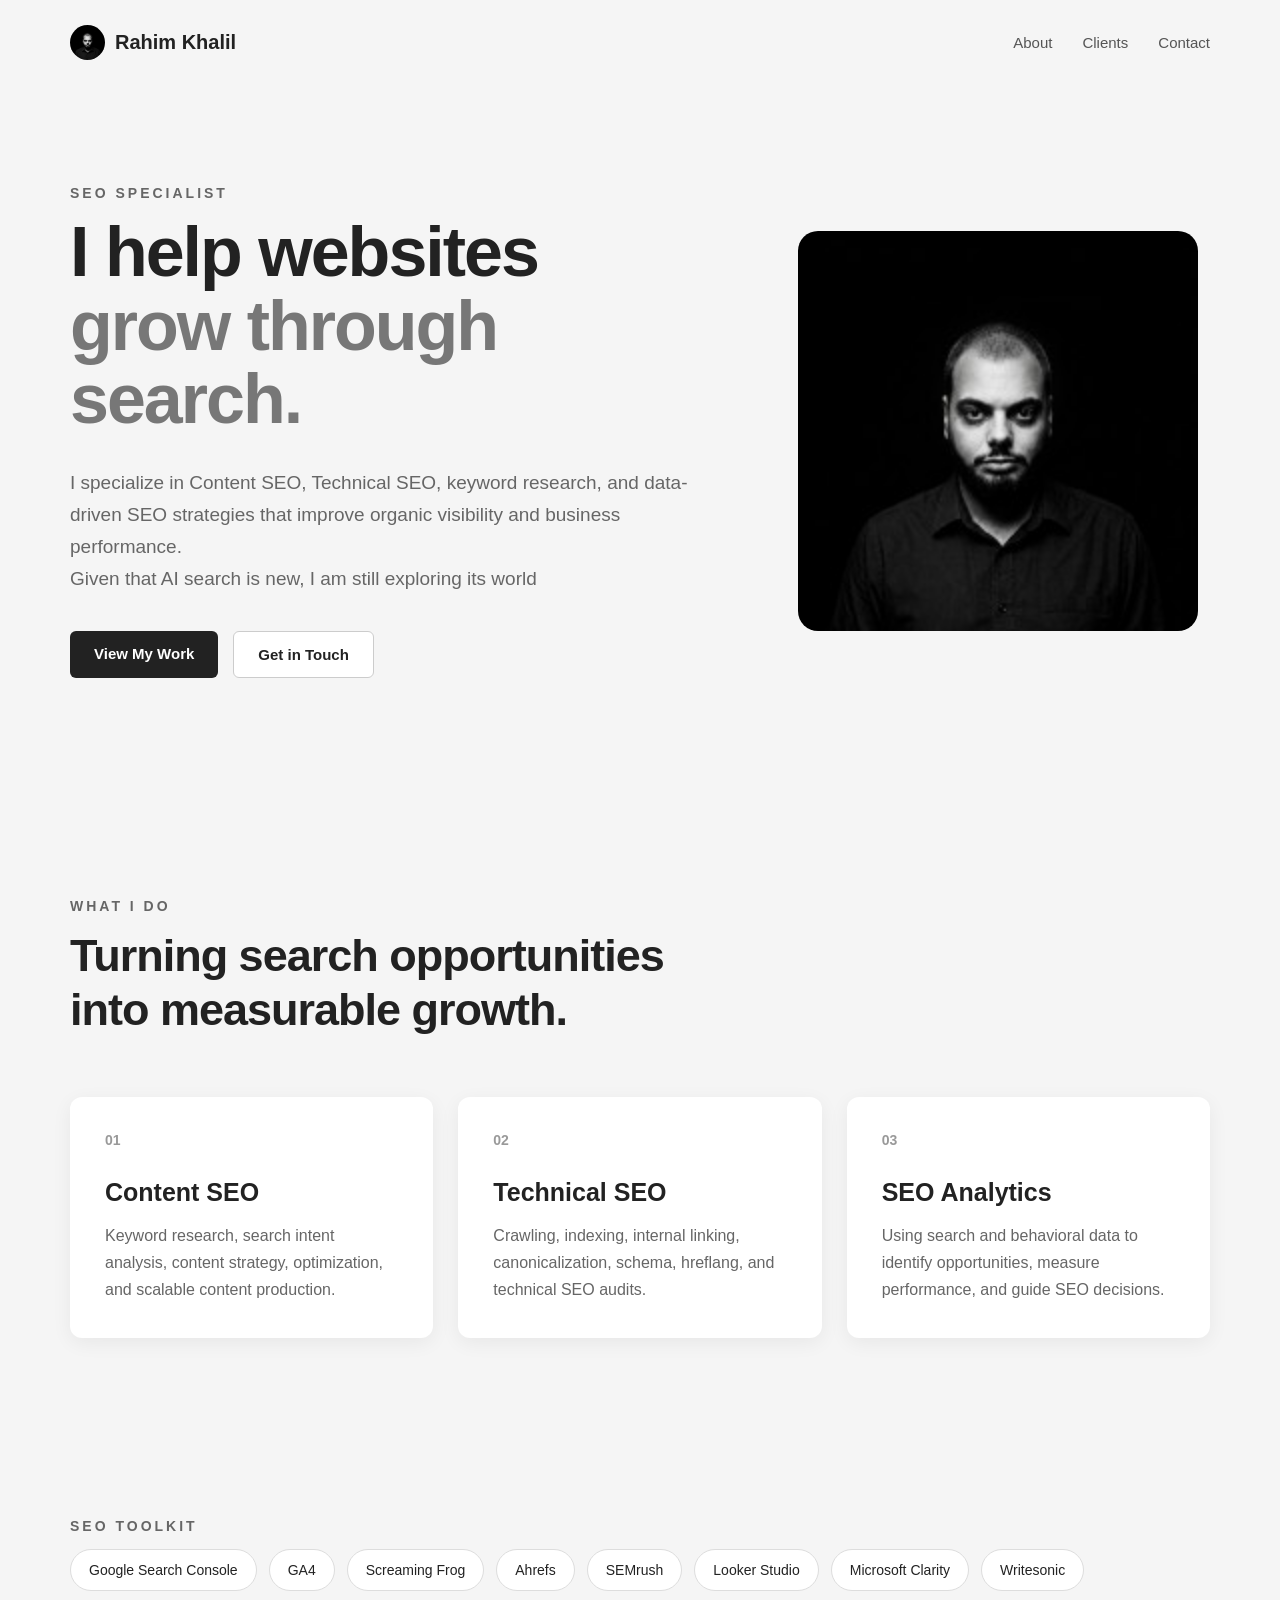
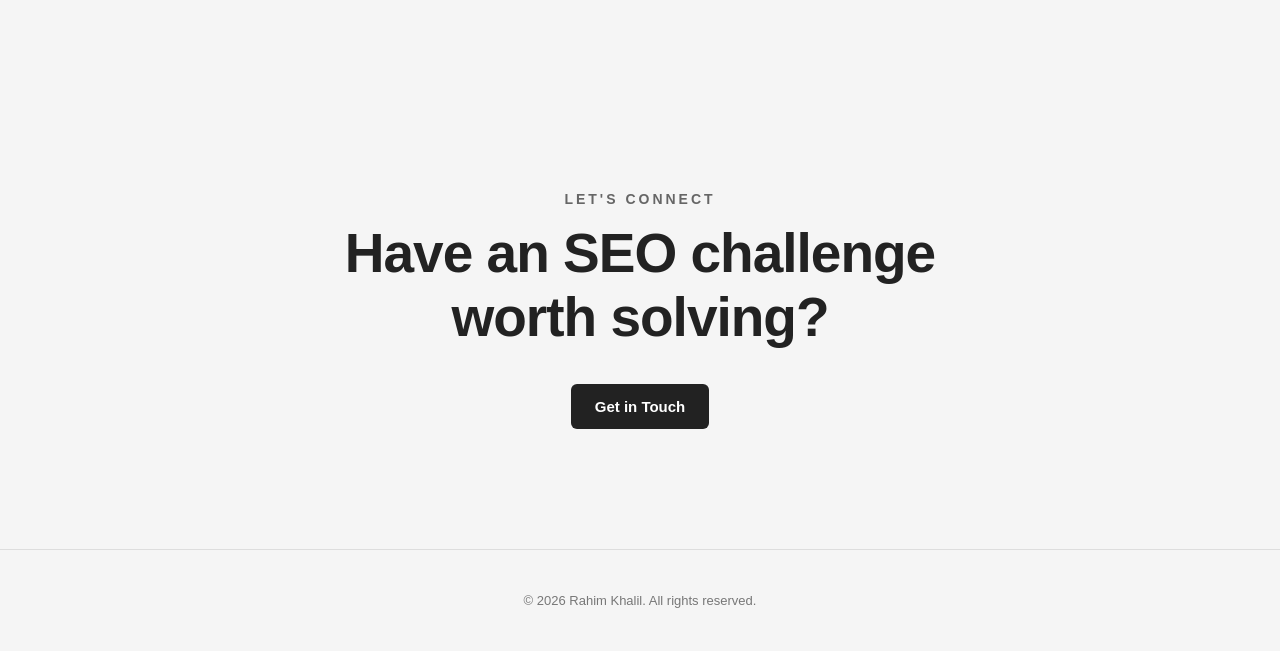
<file: index.html>
<!DOCTYPE html>
<html lang="en">

<head>
    <meta charset="UTF-8">
    <meta name="viewport" content="width=device-width, initial-scale=1.0">
<link rel="icon" type="image/jpeg" href="./assets/images/rahimme.jpeg">
    <title>Rahim Khalil | SEO Specialist</title>

    <meta name="description"
        content="This is a meta description, it is not filled with the context of the page but it exists. It may not reach the approperiate length">
    <script type="application/ld+json">
{
  "@context": "https://schema.org",
  "@type": "Person",
  "name": "Rahim Khalil",
  "jobTitle": "SEO Specialist",
  "url": "https://abdulrahim.github.io/",
  "email": "mailto:rahim.khalil@hotmail.com",
  "telephone": "+971561299880",
  "knowsAbout": [
    "Search Engine Optimization",
    "Content SEO",
    "Technical SEO",
    "Keyword Research",
    "On-Page SEO",
    "SEO Analytics",
    "Internal Linking"
  ]
}
</script>

<script type="application/ld+json">
{
  "@context": "https://schema.org",
  "@type": "WebSite",
  "name": "Rahim Khalil",
  "url": "https://abdulrahim-tech.github.io/"
}
</script>

    <link rel="stylesheet" href="./public/style.css">
</head>

<body>

    <!-- Navigation -->
   <header class="navbar">

    <a href="./index.html" class="logo">
        <img src="./assets/images/rahimme.jpeg" alt="this image has an alt text">
        <span>Rahim Khalil</span>
    </a>
       <nav>
            <a href="./public/about.html">About</a>
            <a href="./public/clients.html">Clients</a>
            <a href="./public/contact.html">Contact</a>
        </nav>

    </header>


    <!-- Hero Section -->
    <main>

        <section class="hero">

            <div class="hero-content">

                <p class="eyebrow">
                    SEO SPECIALIST
                </p>

                <h1>
                    I help websites<br>
                    <span>grow through search.</span>
                </h1>

                <p class="hero-description">
                    I specialize in Content SEO, Technical SEO, keyword
                    research, and data-driven SEO strategies that improve
                    organic visibility and business performance. <br>
                    Given that AI search is new, I am still exploring its world
                </p>

                <div class="hero-buttons">

                    <a href="./public/clients.html" class="button primary">
                        View My Work
                    </a>

                    <a href="./public/contact.html" class="button secondary">
                        Get in Touch
                    </a>

                </div>

            </div>


            <div class="hero-image">

                <img
                    src="./assets/images/rahimme.jpeg"
                    alt="Rahim Khalil"
                >

            </div>

        </section>


        <!-- SEO Specialties -->
        <section class="specialties">

            <p class="eyebrow">
                WHAT I DO
            </p>

            <h2>
                Turning search opportunities<br>
                into measurable growth.
            </h2>


            <div class="specialty-grid">

                <div class="specialty-card">

                    <div class="card-number">01</div>

                    <h3>Content SEO</h3>

                    <p>
                        Keyword research, search intent analysis, content
                        strategy, optimization, and scalable content
                        production.
                    </p>

                </div>


                <div class="specialty-card">

                    <div class="card-number">02</div>

                    <h3>Technical SEO</h3>

                    <p>
                        Crawling, indexing, internal linking, canonicalization,
                        schema, hreflang, and technical SEO audits.
                    </p>

                </div>


                <div class="specialty-card">

                    <div class="card-number">03</div>

                    <h3>SEO Analytics</h3>

                    <p>
                        Using search and behavioral data to identify
                        opportunities, measure performance, and guide SEO
                        decisions.
                    </p>

                </div>

            </div>

        </section>


        <!-- Tools -->
        <section class="tools-section">

            <p class="eyebrow">
                SEO TOOLKIT
            </p>

            <div class="tools-list">

                <span>Google Search Console</span>
                <span>GA4</span>
                <span>Screaming Frog</span>
                <span>Ahrefs</span>
                <span>SEMrush</span>
                <span>Looker Studio</span>
                <span>Microsoft Clarity</span>
                <span>Writesonic</span>

            </div>

        </section>


        <!-- CTA -->
        <section class="cta">

            <p class="eyebrow">
                LET'S CONNECT
            </p>

            <h2>
                Have an SEO challenge<br>
                worth solving?
            </h2>

            <a href="./public/contact.html" class="button primary">
                Get in Touch
            </a>

        </section>

    </main>


    <!-- Footer -->
    <footer>

        <p>
            © 2026 Rahim Khalil. All rights reserved.
        </p>

    </footer>

</body>

</html>
</file>
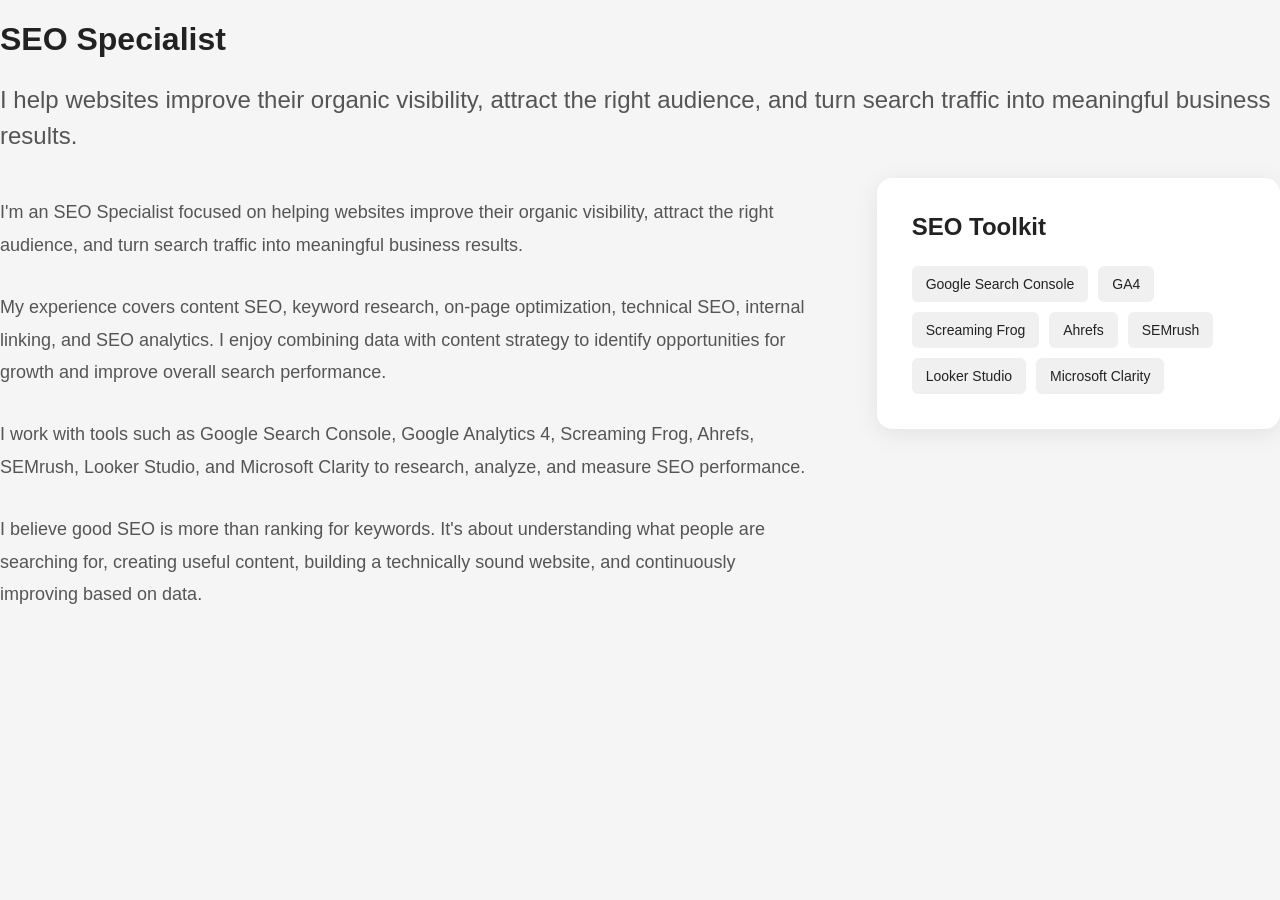
<file: public/about.html>
<!DOCTYPE html>
<html lang="en">

<head>
    <meta charset="UTF-8">
    <meta name="viewport" content="width=device-width, initial-scale=1.0">

    <title>About Me | Rahim's Portfolio</title>

    <link rel="stylesheet" href="./style.css">
        <h1>SEO Specialist</h1>
        <p class="intro">
            I help websites improve their organic visibility, attract the
            right audience, and turn search traffic into meaningful
            business results.
        </p>
    </div>

    <div class="about-content">

        <div class="about-text">

            <p>
                I'm an SEO Specialist focused on helping websites improve
                their organic visibility, attract the right audience, and
                turn search traffic into meaningful business results.
            </p>

            <p>
                My experience covers content SEO, keyword research, on-page
                optimization, technical SEO, internal linking, and SEO
                analytics. I enjoy combining data with content strategy to
                identify opportunities for growth and improve overall search
                performance.
            </p>

            <p>
                I work with tools such as Google Search Console, Google
                Analytics 4, Screaming Frog, Ahrefs, SEMrush, Looker Studio,
                and Microsoft Clarity to research, analyze, and measure SEO
                performance.
            </p>

            <p>
                I believe good SEO is more than ranking for keywords. It's
                about understanding what people are searching for, creating
                useful content, building a technically sound website, and
                continuously improving based on data.
            </p>

        </div>

        <div class="skills-card">

            <h2>SEO Toolkit</h2>

            <div class="tools">
                <span>Google Search Console</span>
                <span>GA4</span>
                <span>Screaming Frog</span>
                <span>Ahrefs</span>
                <span>SEMrush</span>
                <span>Looker Studio</span>
                <span>Microsoft Clarity</span>
            </div>

        </div>

    </div>

</section>
</file>
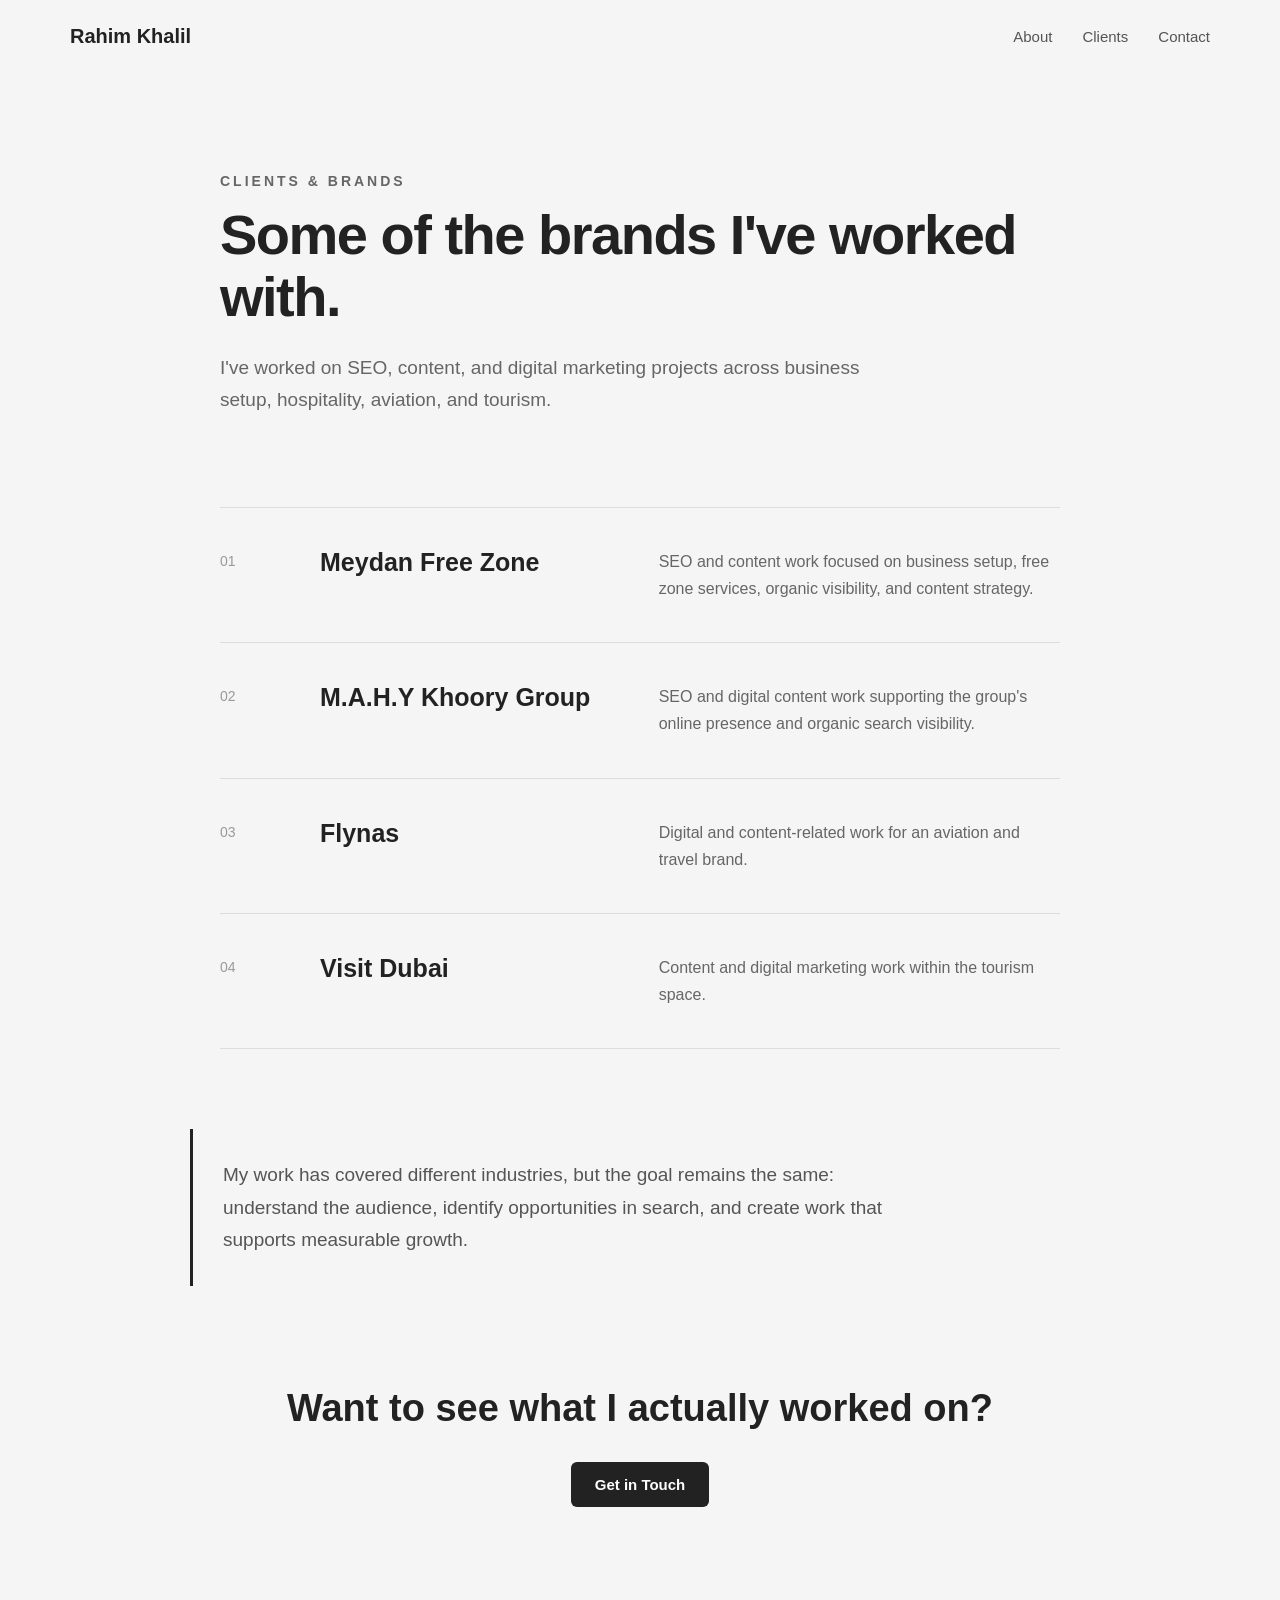
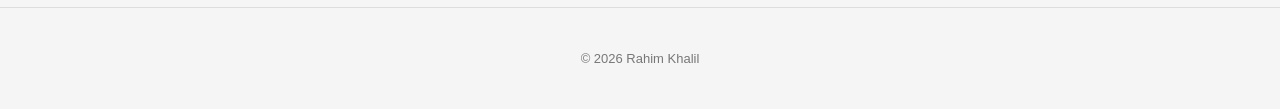
<file: public/clients.html>
<!DOCTYPE html>
<html lang="en">

<head>
    <meta charset="UTF-8">
    <meta name="viewport" content="width=device-width, initial-scale=1.0">

    <title>Clients & Brands | Rahim Khalil</title>

    <meta name="description"
        content="A selection of brands and businesses Rahim Khalil has worked with across SEO, content, and digital marketing.">

    <link rel="stylesheet" href="./style.css">
</head>

<body>

    <header class="navbar">

        <a href="../index.html" class="logo">
            Rahim Khalil
        </a>

        <nav>
            <a href="./about.html">About</a>
            <a href="./clients.html">Clients</a>
            <a href="./contact.html">Contact</a>
        </nav>

    </header>


    <main>

        <section class="page-header">

            <p class="eyebrow">CLIENTS & BRANDS</p>

            <h1>Some of the brands I've worked with.</h1>

            <p class="page-intro">
                I've worked on SEO, content, and digital marketing projects
                across business setup, hospitality, aviation, and tourism.
            </p>

        </section>


        <section class="clients">

            <div class="client">
                <span class="client-number">01</span>

                <h2>Meydan Free Zone</h2>

                <p>
                    SEO and content work focused on business setup,
                    free zone services, organic visibility, and
                    content strategy.
                </p>
            </div>


            <div class="client">
                <span class="client-number">02</span>

                <h2>M.A.H.Y Khoory Group</h2>

                <p>
                    SEO and digital content work supporting the
                    group's online presence and organic search
                    visibility.
                </p>
            </div>


            <div class="client">
                <span class="client-number">03</span>

                <h2>Flynas</h2>

                <p>
                    Digital and content-related work for an
                    aviation and travel brand.
                </p>
            </div>


            <div class="client">
                <span class="client-number">04</span>

                <h2>Visit Dubai</h2>

                <p>
                    Content and digital marketing work within
                    the tourism space.
                </p>
            </div>

        </section>


        <section class="clients-note">

            <p>
                My work has covered different industries, but the goal
                remains the same: understand the audience, identify
                opportunities in search, and create work that supports
                measurable growth.
            </p>

        </section>


        <section class="page-cta">

            <h2>Want to see what I actually worked on?</h2>

            <a href="./contact.html" class="button primary">
                Get in Touch
            </a>

        </section>

    </main>


    <footer>

        <p>© 2026 Rahim Khalil</p>

    </footer>

</body>

</html>
</file>
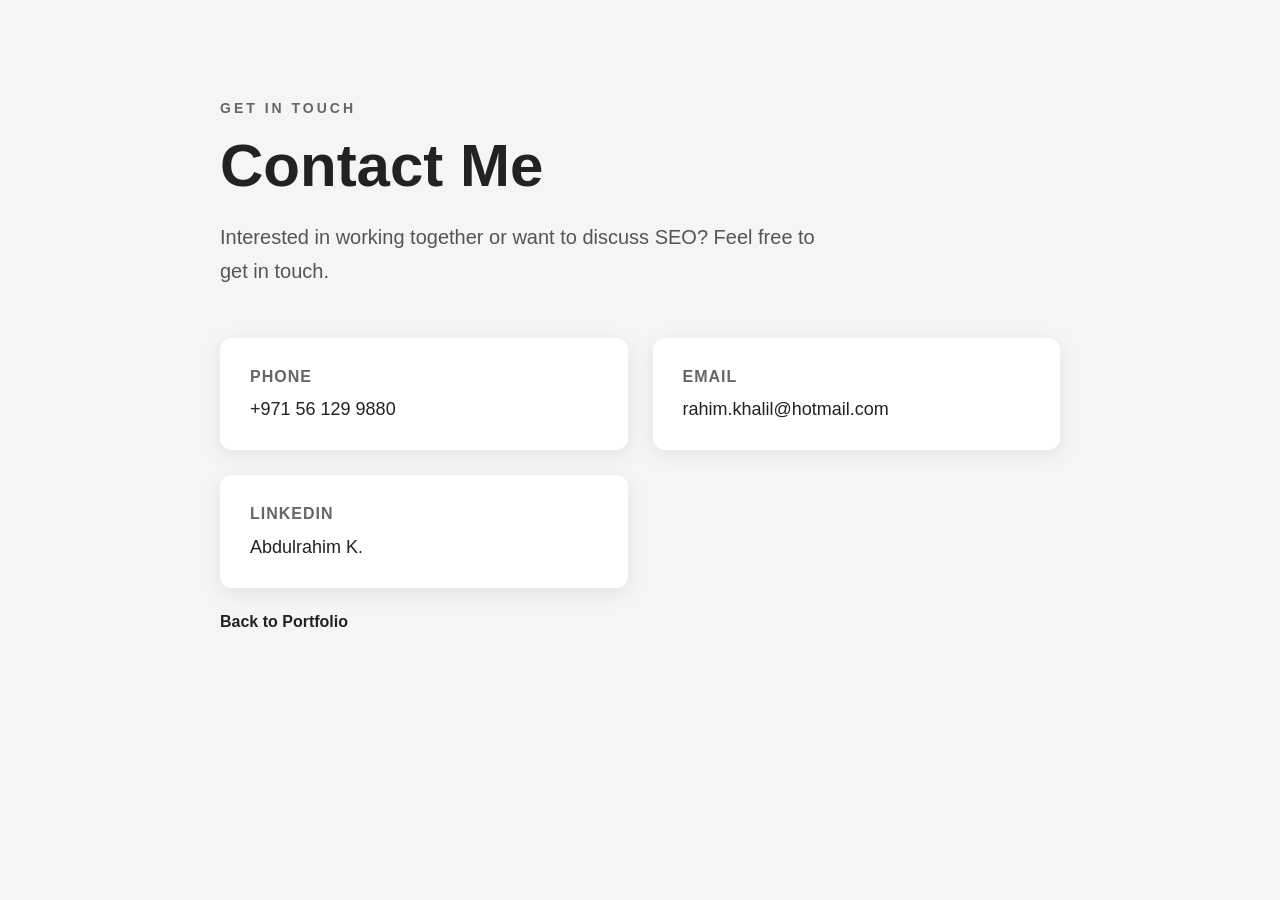
<file: public/contact.html>
<!DOCTYPE html>
<html lang="en">

<head>
    <meta charset="UTF-8">
    <meta name="viewport" content="width=device-width, initial-scale=1.0">

    <title>Contact Me</title>
    <meta name="description" content="Get in touch with me, inapproperiate description length.">

    <link rel="stylesheet" href="./style.css">
</head>

<body>

    <section class="contact-section">

        <p class="eyebrow">GET IN TOUCH</p>

        <h1>Contact Me</h1>

        <p class="contact-intro">
            Interested in working together or want to discuss SEO?
            Feel free to get in touch.
        </p>

        <div class="contact-details">

            <div class="contact-item">
                <h2>Phone</h2>
                <a href="tel:+971561299880">
                    +971 56 129 9880
                </a>
            </div>

            <div class="contact-item">
                <h2>Email</h2>
                <a href="mailto:rahim.khalil@hotmail.com">
                    rahim.khalil@hotmail.com
                </a>
            </div>

            <div class="contact-item">
                <h2>Linkedin</h2>
                <a href="https://ae.linkedin.com/in/abdulrahim-k-74a1a9235">
                    Abdulrahim K.

        </div>

        <a class="back-link" href="../index.html">
            Back to Portfolio
        </a>

    </section>

</body>

</html>
</file>
<file: public/style.css>
.logo {
    display: flex;
    align-items: center;
    gap: 10px;

    color: #222;
    text-decoration: none;
    font-size: 20px;
    font-weight: bold;
}

.logo img {
    width: 35px;
    height: 35px;

    object-fit: cover;
    border-radius: 50%;
}

/* ========================================
   RESET
======================================== */

* {
    box-sizing: border-box;
}

html {
    scroll-behavior: smooth;
}

body {
    margin: 0;
    font-family: Arial, Helvetica, sans-serif;
    background: #f5f5f5;
    color: #222;
}


/* ========================================
   NAVIGATION
======================================== */

.navbar {
    max-width: 1200px;
    margin: 0 auto;
    padding: 25px 30px;

    display: flex;
    align-items: center;
    justify-content: space-between;
}

.logo {
    font-size: 20px;
    font-weight: bold;
    color: #222;
    text-decoration: none;
}

.navbar nav {
    display: flex;
    gap: 30px;
}

.navbar nav a {
    color: #555;
    text-decoration: none;
    font-size: 15px;
}

.navbar nav a:hover {
    color: #222;
}


/* ========================================
   GENERAL
======================================== */

.eyebrow {
    margin: 0 0 20px;

    font-size: 13px;
    font-weight: bold;
    letter-spacing: 3px;

    color: #777;
}

.button {
    display: inline-block;

    padding: 14px 24px;

    border-radius: 6px;

    text-decoration: none;

    font-size: 15px;
    font-weight: bold;

    transition: 0.2s ease;
}

.button.primary {
    background: #222;
    color: white;
}

.button.primary:hover {
    background: #444;
    transform: translateY(-2px);
}

.button.secondary {
    border: 1px solid #ccc;
    color: #222;
    background: white;
}

.button.secondary:hover {
    border-color: #222;
    transform: translateY(-2px);
}


/* ========================================
   HERO
======================================== */

.hero {
    max-width: 1200px;
    margin: 0 auto;

    padding: 100px 30px 120px;

    display: grid;
    grid-template-columns: 1.5fr 1fr;

    align-items: center;

    gap: 80px;
}

.hero-content {
    max-width: 700px;
}

.hero h1 {
    margin: 0 0 30px;

    font-size: 70px;
    line-height: 1.05;
    letter-spacing: -2px;
}

.hero h1 span {
    color: #777;
}

.hero-description {
    max-width: 650px;

    margin-bottom: 35px;

    font-size: 19px;
    line-height: 1.7;

    color: #666;
}

.hero-buttons {
    display: flex;
    gap: 15px;
}

.hero-image img {
    width: 100%;
    max-width: 400px;

    display: block;
    margin: 0 auto;

    border-radius: 20px;
}


/* ========================================
   SPECIALTIES
======================================== */

.specialties {
    max-width: 1200px;
    margin: 0 auto;

    padding: 100px 30px;
}

.specialties h2 {
    margin: 0 0 60px;

    font-size: 45px;
    line-height: 1.2;
    letter-spacing: -1px;
}

.specialty-grid {
    display: grid;
    grid-template-columns: repeat(3, 1fr);

    gap: 25px;
}

.specialty-card {
    background: white;

    padding: 35px;

    border-radius: 12px;

    box-shadow: 0 5px 20px rgba(0, 0, 0, 0.06);
}

.card-number {
    margin-bottom: 30px;

    font-size: 14px;
    font-weight: bold;

    color: #999;
}

.specialty-card h3 {
    margin: 0 0 15px;

    font-size: 25px;
}

.specialty-card p {
    margin: 0;

    font-size: 16px;
    line-height: 1.7;

    color: #666;
}


/* ========================================
   TOOLS
======================================== */

.tools-section {
    max-width: 1200px;
    margin: 0 auto;

    padding: 80px 30px;
}

.tools-list {
    display: flex;

    flex-wrap: wrap;

    gap: 12px;
}

.tools-list span {
    padding: 12px 18px;

    background: white;

    border: 1px solid #ddd;

    border-radius: 50px;

    font-size: 14px;
}


/* ========================================
   CTA
======================================== */

.cta {
    max-width: 1200px;
    margin: 0 auto;

    padding: 120px 30px;

    text-align: center;
}

.cta h2 {
    margin: 0 auto 35px;

    font-size: 55px;
    line-height: 1.15;
    letter-spacing: -1px;
}


/* ========================================
   FOOTER
======================================== */

footer {
    padding: 30px;

    text-align: center;

    border-top: 1px solid #ddd;

    color: #777;

    font-size: 13px;
}


/* ========================================
   MOBILE
======================================== */

@media (max-width: 800px) {

    .navbar {
        padding: 20px;
    }

    .navbar nav {
        gap: 15px;
    }

    .hero {
        grid-template-columns: 1fr;

        padding: 70px 20px 80px;

        gap: 50px;
    }

    .hero h1 {
        font-size: 48px;
    }

    .hero-description {
        font-size: 17px;
    }

    .hero-image {
        order: -1;
    }

    .hero-image img {
        max-width: 280px;
    }

    .specialties {
        padding: 70px 20px;
    }

    .specialties h2 {
        font-size: 35px;
    }

    .specialty-grid {
        grid-template-columns: 1fr;
    }

    .tools-section {
        padding: 60px 20px;
    }

    .cta {
        padding: 80px 20px;
    }

    .cta h2 {
        font-size: 40px;
    }

}


/* ========================================
   CLIENTS PAGE
======================================== */

.page-header {
    max-width: 900px;
    margin: 0 auto;
    padding: 100px 30px 70px;
}

.page-header h1 {
    max-width: 800px;
    margin: 0 0 25px;

    font-size: 56px;
    line-height: 1.1;
    letter-spacing: -1.5px;
}

.page-intro {
    max-width: 650px;

    margin: 0;

    font-size: 19px;
    line-height: 1.7;

    color: #666;
}


/* Clients */

.clients {
    max-width: 900px;
    margin: 0 auto;

    padding: 20px 30px 80px;
}

.client {
    display: grid;
    grid-template-columns: 70px 1fr 1.3fr;

    gap: 30px;

    padding: 40px 0;

    border-top: 1px solid #ddd;

    align-items: start;
}

.client:last-child {
    border-bottom: 1px solid #ddd;
}

.client-number {
    font-size: 14px;
    color: #999;
    padding-top: 5px;
}

.client h2 {
    margin: 0;

    font-size: 25px;
    font-weight: 600;
}

.client p {
    margin: 0;

    font-size: 16px;
    line-height: 1.7;

    color: #666;
}


/* Note */

.clients-note {
    max-width: 900px;
    margin: 0 auto;

    padding: 30px;

    border-left: 3px solid #222;
}

.clients-note p {
    max-width: 700px;

    margin: 0;

    font-size: 19px;
    line-height: 1.7;

    color: #555;
}


/* CTA */

.page-cta {
    max-width: 900px;
    margin: 0 auto;

    padding: 100px 30px;

    text-align: center;
}

.page-cta h2 {
    margin: 0 0 30px;

    font-size: 38px;
    line-height: 1.2;
}


/* Mobile */

@media (max-width: 700px) {

    .page-header {
        padding: 70px 20px 50px;
    }

    .page-header h1 {
        font-size: 40px;
    }

    .clients {
        padding: 10px 20px 60px;
    }

    .client {
        grid-template-columns: 40px 1fr;

        gap: 15px;
    }

    .client p {
        grid-column: 2;
    }

    .clients-note {
        margin: 0 20px;
        padding: 20px;
    }

    .page-cta {
        padding: 70px 20px;
    }

}
body {
    margin: 0;
    font-family: Arial, sans-serif;
    background-color: #f5f5f5;
    color: #222;
}

.about-section {
    max-width: 1100px;
    margin: 0 auto;
    padding: 100px 30px;
}

/* Header */

.about-header {
    max-width: 800px;
    margin-bottom: 70px;
}

.eyebrow {
    font-size: 14px;
    font-weight: bold;
    letter-spacing: 3px;
    color: #666;
    margin-bottom: 15px;
}

.about-header h1 {
    font-size: 60px;
    margin: 0 0 25px;
    line-height: 1.1;
}

.intro {
    font-size: 24px;
    line-height: 1.5;
    color: #555;
}

/* Content */

.about-content {
    display: grid;
    grid-template-columns: 2fr 1fr;
    gap: 70px;
    align-items: start;
}

.about-text p {
    font-size: 18px;
    line-height: 1.8;
    color: #555;
    margin-bottom: 30px;
}

/* Skills card */

.skills-card {
    background-color: white;
    padding: 35px;
    border-radius: 15px;
    box-shadow: 0 5px 25px rgba(0, 0, 0, 0.08);
}

.skills-card h2 {
    margin-top: 0;
    margin-bottom: 25px;
    font-size: 24px;
}

.tools {
    display: flex;
    flex-wrap: wrap;
    gap: 10px;
}

.tools span {
    background-color: #f0f0f0;
    padding: 10px 14px;
    border-radius: 6px;
    font-size: 14px;
}

/* Mobile */

@media (max-width: 768px) {

    .about-section {
        padding: 60px 20px;
    }

    .about-header h1 {
        font-size: 42px;
    }

    .intro {
        font-size: 20px;
    }

    .about-content {
        grid-template-columns: 1fr;
        gap: 40px;
    }

}

.contact-section {
    max-width: 900px;
    margin: 0 auto;
    padding: 100px 30px;
}

.eyebrow {
    font-size: 14px;
    font-weight: bold;
    letter-spacing: 3px;
    color: #666;
    margin-bottom: 15px;
}

.contact-section h1 {
    font-size: 60px;
    margin: 0 0 20px;
}

.contact-intro {
    max-width: 600px;
    font-size: 20px;
    line-height: 1.7;
    color: #555;
    margin-bottom: 50px;
}

.contact-details {
    display: grid;
    grid-template-columns: repeat(2, 1fr);
    gap: 25px;
    margin-bottom: 50px;
}

.contact-item {
    background: white;
    padding: 30px;
    border-radius: 12px;
    box-shadow: 0 5px 20px rgba(0, 0, 0, 0.08);
}

.contact-item h2 {
    font-size: 16px;
    text-transform: uppercase;
    letter-spacing: 1px;
    margin-top: 0;
    color: #666;
}

.contact-item a {
    font-size: 18px;
    color: #222;
    text-decoration: none;
}

.contact-item a:hover {
    text-decoration: underline;
}

.back-link {
    color: #222;
    text-decoration: none;
    font-weight: bold;
}

.back-link:hover {
    text-decoration: underline;
}

@media (max-width: 700px) {

    .contact-section {
        padding: 60px 20px;
    }

    .contact-section h1 {
        font-size: 42px;
    }

    .contact-details {
        grid-template-columns: 1fr;
    }
}
</file>
